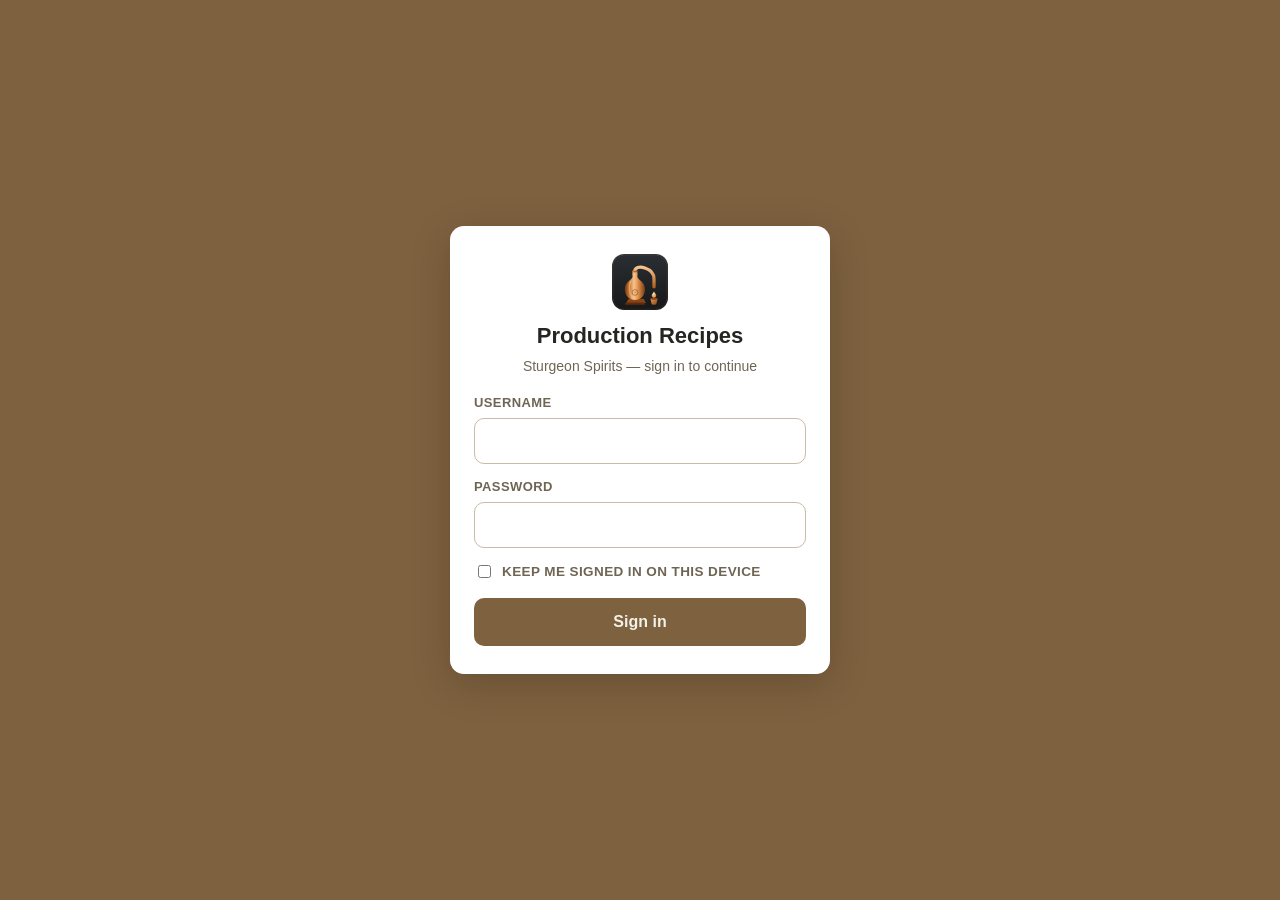
<file: index.html>
<!-- v1.22.0 (2026-08-23): Create product recipes from the list. Full history: CHANGELOG.md -->
<!DOCTYPE html>
<html lang="en">
<head>
<meta charset="UTF-8">
<title>Production Recipes — Sturgeon Spirits</title>
<meta name="viewport" content="width=device-width, initial-scale=1, viewport-fit=cover">
<meta name="theme-color" content="#7E613F">
<link rel="icon" type="image/svg+xml" href="icons/icon.svg">
<link rel="icon" type="image/png" sizes="32x32" href="icons/favicon-32.png">
<link rel="icon" type="image/png" sizes="16x16" href="icons/favicon-16.png">
<link rel="apple-touch-icon" sizes="180x180" href="icons/apple-touch-icon.png">
<link rel="manifest" href="icons/site.webmanifest">
<link rel="stylesheet" href="styles.css">
</head>
<body>
<header class="top">
  <h1>Production Recipes</h1>
  <a href="distilling.html" class="header-action" aria-label="Distilling recipes">Distilling &rarr;</a>
</header>
<main>
  <div id="demo-banner" class="demo-banner" style="display:none">
    Demo mode — read-only. Add your Apps Script URL to <code>js/config.js</code> to enable editing.
  </div>

  <div class="search-bar">
    <input type="text" id="search" placeholder="Search recipes…" autocomplete="off">
  </div>

  <div class="filters">
    <select id="category-filter"><option value="">All categories</option></select>
    <select id="ttb-filter">
      <option value="">All TTB statuses</option>
      <option value="has_formula">Has formula #</option>
      <option value="no_formula">Missing formula #</option>
      <option value="has_label">Has label/COLA #</option>
      <option value="detailed">Has ingredient detail</option>
    </select>
    <label class="alc-toggle" id="ingredients-toggle-label">
      <input type="checkbox" id="ingredients-toggle">
      <span class="dot"></span>
      With ingredients
    </label>
    <label class="alc-toggle" id="no-ingredients-toggle-label">
      <input type="checkbox" id="no-ingredients-toggle">
      <span class="dot"></span>
      Without ingredients
    </label>
    <button id="new-recipe">+ New recipe</button>
    <button class="secondary" id="export-all">Export CSV</button>
  </div>

  <div id="result-count" class="result-count"></div>

  <div id="recipe-rows" class="recipe-list">
    <div class="empty-state">Loading…</div>
  </div>
</main>
<!-- New recipe — name + category, then straight into the recipe editor.
     Reuses the .run-modal styles from the distilling run editor. -->
<div id="new-recipe-modal" class="run-modal" hidden>
  <div class="run-modal-card">
    <div class="run-modal-head">
      <h2>New recipe</h2>
      <button type="button" class="ghost" id="new-recipe-close" aria-label="Cancel">&times;</button>
    </div>
    <div class="run-modal-body">
      <div class="field">
        <label for="new-recipe-name">Recipe name</label>
        <input type="text" id="new-recipe-name" autocomplete="off" placeholder="e.g. Raspberry Infused Vodka">
      </div>
      <div class="field">
        <label for="new-recipe-category">Category</label>
        <input type="text" id="new-recipe-category" list="category-options" autocomplete="off" placeholder="Start typing, or pick one">
        <datalist id="category-options"></datalist>
      </div>
      <p class="hint">Pick an existing category so the recipe files in with the rest &mdash; Liqueur, Infused Gin, Vodka. Typing something new starts a new group, so watch the spelling.</p>
      <p id="new-recipe-error" class="hint" style="color:#b3261e" hidden></p>
    </div>
    <div class="run-modal-foot">
      <button type="button" class="secondary" id="new-recipe-cancel">Cancel</button>
      <button type="button" id="new-recipe-create">Create recipe</button>
    </div>
  </div>
</div>

<script src="js/config.js"></script>
<script src="js/auth.js"></script>
<script src="js/api.js"></script>
<script src="js/abv.js"></script>
<script src="js/export.js"></script>
<script src="js/app.js"></script>
</body>
</html>
</file>
<file: styles.css>
/* v1.20.0 (2026-08-09): Make-mode target batch row. Full history: CHANGELOG.md
 *
 * Sturgeon Spirits — mobile-first design system
 *
 * Palette from SturgeonSpirits_BrandGuide_051122_Final.pdf (Quill Creative
 * Studio, May 2022), "Colors & Usage":
 *
 *   BLACK   #242622  Pantone Black C  — primary text / illustrations on light
 *   BROWN   #7E613F  Pantone 7505 C   — primary text / illustrations on light
 *   CREAM   #F1F1E7                   — primary background; text on dark
 *   TAN     #C8BCA4  Pantone 7535 C   — primary background
 *   OLIVE   #87A67F  Pantone 7494 C   — background sparingly, or accent
 *   RUST    #96321F  Pantone 174 C    — accent, sparingly
 *
 * The guide names cream and tan as the backgrounds, black and brown as the
 * text colors, and olive and rust as accents to be used sparingly. That maps
 * cleanly onto this app: cream page, white cards, black body copy, brown for
 * chrome and secondary text, and the two accents reserved for status —
 * olive for pass, rust for fail — so they stay meaningful rather than
 * decorative.
 */
:root {
  --brand-black: #242622;
  --brand-brown: #7E613F;
  --brand-cream: #F1F1E7;
  --brand-tan: #C8BCA4;
  --brand-olive: #87A67F;
  --brand-rust: #96321F;

  --accent: var(--brand-brown);
  --accent-dark: #5d4830;         /* brown, darkened for pressed states */
  --accent-light: #e6ded1;        /* tan tint */
  --accent-lighter: #f3efe6;      /* cream/tan tint */
  --border: var(--brand-tan);
  --text: var(--brand-black);
  --muted: #6f6555;               /* brown, desaturated — passes AA on cream */
  --bg: var(--brand-cream);
  --card: #ffffff;
  --danger: var(--brand-rust);
  --ok: #4a6b43;                  /* olive, darkened to stay legible as text */
  --ok-light: var(--brand-olive);
  --temp: #8a5a2b;                /* brown-orange, distinct from rust */
  --radius: 14px;
  --shadow: 0 1px 3px rgba(36, 38, 34, 0.10);
}
* { box-sizing: border-box; }
html { -webkit-text-size-adjust: 100%; }
body {
  font-family: -apple-system, BlinkMacSystemFont, "Segoe UI", Roboto, Helvetica, Arial, sans-serif;
  color: var(--text);
  background: var(--bg);
  margin: 0;
  line-height: 1.45;
}

/* ---------- Header ---------- */
header.top {
  background: var(--accent);
  color: var(--brand-cream);
  padding: 14px 16px;
  padding-top: max(14px, env(safe-area-inset-top));
  display: flex;
  align-items: center;
  gap: 12px;
  position: sticky;
  top: 0;
  z-index: 50;
}
header.top h1 {
  font-size: 17px;
  margin: 0;
  font-weight: 650;
  overflow: hidden;
  text-overflow: ellipsis;
  white-space: nowrap;
  flex: 1;
}
header.top a.back {
  color: var(--brand-cream);
  text-decoration: none;
  font-size: 15px;
  display: flex;
  align-items: center;
  justify-content: center;
  min-width: 40px;
  min-height: 40px;
  margin: -8px 0 -8px -8px;
  border-radius: 10px;
}
header.top a.back:active { background: rgba(255,255,255,0.15); }

main {
  max-width: 1100px;
  margin: 0 auto;
  padding: 16px;
  padding-bottom: 40px;
}

.demo-banner {
  background: var(--accent-lighter);
  border: 1px solid var(--border);
  color: var(--temp);
  padding: 10px 14px;
  border-radius: 10px;
  margin-bottom: 14px;
  font-size: 13px;
}

/* ---------- Inputs & buttons ---------- */
input[type=text], input[type=number], select, textarea {
  font: inherit;
  font-size: 16px; /* prevents iOS zoom-on-focus */
  padding: 10px 12px;
  border: 1.5px solid var(--border);
  border-radius: 10px;
  background: #fff;
  color: var(--text);
  width: 100%;
  min-height: 44px;
}
input:focus, select:focus, textarea:focus {
  outline: none;
  border-color: var(--accent);
  box-shadow: 0 0 0 3px rgba(126, 97, 62, 0.18);
}
textarea { resize: vertical; }
label {
  font-size: 12px;
  font-weight: 600;
  color: var(--muted);
  display: block;
  margin-bottom: 5px;
  text-transform: uppercase;
  letter-spacing: 0.03em;
}
.field { margin-bottom: 14px; }

button {
  font: inherit;
  font-size: 15px;
  font-weight: 600;
  background: var(--accent);
  color: var(--brand-cream);
  border: none;
  padding: 10px 16px;
  min-height: 44px;
  border-radius: 10px;
  cursor: pointer;
  -webkit-tap-highlight-color: transparent;
}
button:active { background: var(--accent-dark); }
button.secondary {
  background: #fff;
  color: var(--accent);
  border: 1.5px solid var(--accent);
}
button.secondary:active { background: var(--accent-light); }
button.ghost {
  background: transparent;
  color: var(--muted);
  border: none;
  min-height: 40px;
}

/* ---------- List page ---------- */
.search-bar {
  position: sticky;
  top: calc(58px + env(safe-area-inset-top));
  z-index: 40;
  background: var(--bg);
  padding: 4px 0 10px;
  margin: -4px 0 4px;
}
.search-bar input { box-shadow: var(--shadow); }
.filters {
  display: flex;
  gap: 8px;
  overflow-x: auto;
  -webkit-overflow-scrolling: touch;
  padding-bottom: 10px;
  margin-bottom: 6px;
  scrollbar-width: none;
}
.filters::-webkit-scrollbar { display: none; }
.filters select {
  width: auto;
  flex-shrink: 0;
  min-height: 40px;
  padding: 8px 30px 8px 12px;
  font-size: 14px;
  border-radius: 999px;
  appearance: none;
  -webkit-appearance: none;
  background: #fff url("data:image/svg+xml,%3Csvg xmlns='http://www.w3.org/2000/svg' width='10' height='6' viewBox='0 0 10 6'%3E%3Cpath d='M1 1l4 4 4-4' stroke='%237E613F' stroke-width='1.6' fill='none' stroke-linecap='round'/%3E%3C/svg%3E") no-repeat right 12px center;
}
.filters button { flex-shrink: 0; min-height: 40px; font-size: 14px; border-radius: 999px; }
.result-count { color: var(--muted); font-size: 13px; margin: 2px 2px 10px; }

.recipe-list {
  display: grid;
  gap: 10px;
  grid-template-columns: 1fr;
}
@media (min-width: 700px)  { .recipe-list { grid-template-columns: 1fr 1fr; } }
@media (min-width: 1000px) { .recipe-list { grid-template-columns: 1fr 1fr 1fr; } }

a.recipe-card {
  display: block;
  background: var(--card);
  border: 1px solid var(--border);
  border-radius: var(--radius);
  padding: 14px 16px;
  text-decoration: none;
  color: var(--text);
  box-shadow: var(--shadow);
}
a.recipe-card:active { background: var(--accent-lighter); }
@media (hover: hover) {
  a.recipe-card:hover { border-color: var(--accent); }
}
.recipe-card .name {
  font-weight: 650;
  font-size: 16px;
  margin-bottom: 6px;
  display: flex;
  align-items: baseline;
  justify-content: space-between;
  gap: 8px;
}
.recipe-card .meta-row {
  display: flex;
  flex-wrap: wrap;
  gap: 6px;
  align-items: center;
}
.recipe-card .ttb-row {
  margin-top: 8px;
  font-size: 12.5px;
  color: var(--muted);
  display: flex;
  flex-wrap: wrap;
  gap: 4px 14px;
}

.category-pill {
  display: inline-block;
  background: var(--accent-light);
  color: var(--accent);
  border-radius: 999px;
  padding: 3px 10px;
  font-size: 12px;
  font-weight: 600;
  white-space: nowrap;
}
.abv-badge {
  display: inline-block;
  background: var(--accent);
  color: var(--brand-cream);
  border-radius: 8px;
  padding: 2px 8px;
  font-size: 12.5px;
  font-weight: 700;
  white-space: nowrap;
}
/* Second figure inside the badge — the calculated ABV shown next to the
   TTB-approved one when the two have drifted apart. */
.abv-badge .abv-tag {
  margin-left: 6px;
  padding-left: 6px;
  border-left: 1px solid rgba(255, 255, 255, 0.45);
  font-weight: 600;
  font-size: 11px;
  opacity: 0.9;
}
/* No approved figure on file — the number shown is only an estimate, so the
   badge is outlined rather than filled to keep it visually subordinate. */
.abv-badge.calc-only {
  background: transparent;
  color: var(--accent);
  border: 1.5px solid var(--accent);
}
.abv-badge.calc-only .abv-tag { border-left-color: rgba(0, 0, 0, 0.18); }

.tag-empty {
  font-size: 12px;
  color: var(--muted);
  font-style: italic;
}
.ttb-status.approved { color: var(--ok); font-weight: 600; }
.ttb-status.rejected, .ttb-status.needs-correction { color: var(--danger); font-weight: 600; }

.empty-state {
  text-align: center;
  color: var(--muted);
  padding: 48px 16px;
  font-size: 15px;
}

/* ---------- Cards / sections ---------- */
.card {
  background: var(--card);
  border: 1px solid var(--border);
  border-radius: var(--radius);
  padding: 16px;
  margin-bottom: 14px;
  box-shadow: var(--shadow);
}
.card h2 { margin: 0 0 12px; font-size: 17px; }
.grid-2 { display: grid; grid-template-columns: 1fr; gap: 0 20px; }
@media (min-width: 720px) { .grid-2 { grid-template-columns: 1fr 1fr; } }

/* Collapsible sections */
details.section {
  background: var(--card);
  border: 1px solid var(--border);
  border-radius: var(--radius);
  margin-bottom: 14px;
  box-shadow: var(--shadow);
}
details.section > summary {
  list-style: none;
  cursor: pointer;
  padding: 15px 16px;
  font-weight: 650;
  font-size: 16px;
  display: flex;
  align-items: center;
  justify-content: space-between;
  -webkit-tap-highlight-color: transparent;
}
details.section > summary::-webkit-details-marker { display: none; }
details.section > summary::after {
  content: "";
  width: 9px; height: 9px;
  border-right: 2px solid var(--muted);
  border-bottom: 2px solid var(--muted);
  transform: rotate(45deg);
  transition: transform 0.15s;
  flex-shrink: 0;
  margin-left: 10px;
}
details.section[open] > summary::after { transform: rotate(-135deg); margin-top: 6px; }
details.section > .section-body { padding: 0 16px 16px; }

/* ---------- ABV hero ---------- */
.abv-hero {
  display: flex;
  align-items: center;
  justify-content: space-between;
  gap: 16px;
  background: var(--accent);
  color: var(--brand-cream);
  border-radius: var(--radius);
  padding: 16px;
  margin-bottom: 14px;
}
.abv-hero .label { font-size: 12px; font-weight: 600; text-transform: uppercase; letter-spacing: 0.05em; opacity: 0.85; }
.abv-hero .value { font-size: 38px; font-weight: 750; line-height: 1.1; font-variant-numeric: tabular-nums; }
.abv-hero .batch {
  display: flex;
  gap: 8px;
  align-items: center;
  flex: 1;
  max-width: 260px;
}
.abv-hero .batch input {
  border: none;
  min-height: 44px;
  text-align: center;
  font-weight: 600;
}
.abv-warning { color: var(--temp); font-size: 13px; margin: -6px 0 12px; }
.abv-model-hint { color: var(--muted); font-size: 13px; margin: -6px 0 12px; }

/* ---------- Ingredient cards ---------- */
.ing-list { display: grid; gap: 10px; }
.ing-card {
  border: 1.5px solid var(--border);
  border-radius: 12px;
  padding: 12px;
  display: grid;
  grid-template-columns: 1fr 1fr 1fr auto;
  gap: 10px;
  align-items: end;
  background: var(--accent-lighter);
}
.ing-card .ing-name { grid-column: 1 / -1; display: flex; gap: 8px; align-items: center; }
.ing-card .ing-name input { font-weight: 600; }
.ing-card .mini label { margin-bottom: 3px; font-size: 11px; }
.ing-card input, .ing-card select { background: #fff; }
.btn-remove {
  background: transparent;
  border: none;
  color: var(--muted);
  font-size: 20px;
  min-width: 44px;
  min-height: 44px;
  padding: 0;
  border-radius: 10px;
  flex-shrink: 0;
}
.btn-remove:active { background: #f0dcd7; color: var(--danger); }

/* Alcohol toggle chip */
.alc-toggle {
  display: inline-flex;
  align-items: center;
  gap: 8px;
  min-height: 44px;
  padding: 0 14px;
  border-radius: 10px;
  border: 1.5px solid var(--border);
  background: #fff;
  font-size: 14px;
  font-weight: 600;
  color: var(--muted);
  cursor: pointer;
  user-select: none;
  -webkit-tap-highlight-color: transparent;
  text-transform: none;
  letter-spacing: 0;
  margin: 0;
}
.alc-toggle input { display: none; }
.alc-toggle .dot {
  width: 18px; height: 18px;
  border-radius: 50%;
  border: 2px solid var(--border);
  flex-shrink: 0;
}
.alc-toggle:has(input:checked) {
  border-color: var(--accent);
  color: var(--accent);
  background: var(--accent-light);
}
.alc-toggle:has(input:checked) .dot {
  border-color: var(--accent);
  background: var(--accent);
  box-shadow: inset 0 0 0 3px var(--accent-light);
}
.ing-abv-field.disabled { opacity: 0.35; pointer-events: none; }

.btn-add {
  width: 100%;
  background: #fff;
  color: var(--accent);
  border: 1.5px dashed var(--accent);
  margin-top: 12px;
}
.btn-add:active { background: var(--accent-light); }

/* ---------- Delete recipe ---------- */
.btn-danger {
  background: #fff;
  color: var(--danger);
  border: 1.5px solid var(--danger);
}
.btn-danger:active { background: var(--danger); color: var(--brand-cream); }
.danger-section > summary { color: var(--danger); }
.delete-confirm {
  margin-top: 12px;
  padding: 12px;
  border: 1.5px solid var(--danger);
  border-radius: 10px;
  background: #faeeea;
}
.delete-confirm-text { margin: 0 0 12px; font-size: 14px; }
.delete-confirm-actions { display: flex; gap: 8px; flex-wrap: wrap; }
.delete-confirm-actions button { flex: 1 1 auto; }

/* ---------- Scale tools ---------- */
.tool-row { display: flex; gap: 8px; align-items: flex-end; flex-wrap: wrap; }
.tool-row .grow { flex: 1 1 90px; }
.tool-row button { flex-shrink: 0; }
.hint { color: var(--muted); font-size: 13px; margin: 10px 0 0; }

/* Scale calculator preview (read-only — separate from the recipe itself) */
.scale-result {
  margin-top: 14px;
  border: 1.5px solid var(--border);
  border-radius: 10px;
  padding: 12px;
  background: var(--accent-light);
}
.scale-result-head {
  display: flex; justify-content: space-between; align-items: center;
  gap: 10px; margin-bottom: 6px;
}
#scale-factor-label { font-weight: 700; font-size: 14px; }
.scale-result-head .secondary { padding: 4px 12px; min-height: 0; }
.scaled-row {
  display: flex; justify-content: space-between; gap: 10px;
  padding: 6px 0; font-size: 14px;
  border-bottom: 1px dashed var(--border);
}
.scaled-row:last-child { border-bottom: none; }
.scaled-row .amt { font-weight: 600; white-space: nowrap; }
.scaled-row .was { font-weight: 400; color: var(--muted); font-size: 12px; }
.scale-apply-row { margin-top: 10px; }
.scale-apply-row button { width: 100%; }

/* Click-through field definitions (info tooltips) */
.info-btn {
  display: inline-flex; align-items: center; justify-content: center;
  width: 18px; height: 18px; margin-left: 5px; padding: 0;
  border: 1px solid var(--border); border-radius: 50%;
  background: #fff; color: var(--muted);
  font-size: 11px; font-weight: 700; line-height: 1; cursor: pointer;
  vertical-align: middle; flex-shrink: 0;
}
.info-btn:hover, .info-btn[aria-expanded="true"] { border-color: var(--accent); color: var(--accent); }
.stat-label .info-btn { border-color: rgba(255,255,255,0.5); background: transparent; color: inherit; }
.info-pop {
  position: fixed; z-index: 200; max-width: 300px;
  background: var(--text); color: var(--brand-cream);
  font-size: 13px; font-weight: 400; line-height: 1.4; text-transform: none; letter-spacing: normal;
  padding: 9px 12px; border-radius: 10px;
  box-shadow: 0 6px 24px rgba(0, 0, 0, 0.22);
}
.tool-divider {
  display: flex; align-items: center; gap: 10px;
  color: var(--muted); font-size: 12px; font-weight: 600;
  margin: 16px 0;
  text-transform: uppercase; letter-spacing: 0.05em;
}
.tool-divider::before, .tool-divider::after { content: ""; flex: 1; height: 1px; background: var(--border); }

/* ---------- Sticky action bar (detail page) ---------- */
.action-bar {
  position: fixed;
  left: 0; right: 0; bottom: 0;
  background: rgba(255,255,255,0.96);
  backdrop-filter: blur(8px);
  border-top: 1px solid var(--border);
  padding: 10px 16px;
  padding-bottom: max(10px, env(safe-area-inset-bottom));
  display: flex;
  gap: 10px;
  z-index: 60;
}
.action-bar .bar-inner {
  display: flex; gap: 10px; width: 100%;
  max-width: 1100px; margin: 0 auto;
}
.action-bar #save-btn { flex: 1; font-size: 16px; min-height: 48px; }
.export-menu { position: relative; }
.export-menu > summary {
  list-style: none;
  cursor: pointer;
  display: flex; align-items: center; justify-content: center;
  min-height: 48px; padding: 0 18px;
  border-radius: 10px;
  border: 1.5px solid var(--accent);
  color: var(--accent);
  font-weight: 600; font-size: 15px;
  background: #fff;
  -webkit-tap-highlight-color: transparent;
}
.export-menu > summary::-webkit-details-marker { display: none; }
.export-menu[open] > summary { background: var(--accent-light); }
.export-menu .menu {
  position: absolute;
  bottom: calc(100% + 8px);
  right: 0;
  background: #fff;
  border: 1px solid var(--border);
  border-radius: 12px;
  box-shadow: 0 6px 24px rgba(0,0,0,0.14);
  min-width: 170px;
  overflow: hidden;
}
.export-menu .menu button {
  display: block; width: 100%;
  background: none; color: var(--text);
  border: none; border-radius: 0;
  text-align: left; padding: 13px 16px;
  font-weight: 500;
}
.export-menu .menu button:active { background: var(--accent-light); }
.export-menu .menu button + button { border-top: 1px solid var(--border); }

body.has-action-bar main { padding-bottom: 96px; }

/* ---------- Misc ---------- */
.muted { color: var(--muted); font-size: 13px; }
.toast {
  position: fixed;
  bottom: calc(84px + env(safe-area-inset-bottom));
  left: 50%;
  transform: translateX(-50%);
  background: var(--accent-dark);
  color: var(--brand-cream);
  padding: 12px 20px;
  border-radius: 999px;
  box-shadow: 0 4px 16px rgba(0,0,0,0.25);
  font-size: 14px;
  font-weight: 600;
  z-index: 999;
  max-width: calc(100vw - 32px);
}

/* ---------- Header "Make" action button ---------- */
.header-action {
  background: rgba(255,255,255,0.16);
  color: var(--brand-cream);
  border: none;
  font-size: 14px;
  font-weight: 650;
  min-height: 40px;
  padding: 0 16px;
  border-radius: 999px;
  flex-shrink: 0;
  white-space: nowrap;
}
.header-action:active { background: rgba(255,255,255,0.28); }

/* ================= Make mode (production view) ================= */
.make-mode {
  position: fixed;
  inset: 0;
  z-index: 100;
  background: var(--bg);
  display: flex;
  flex-direction: column;
}
.make-mode[hidden] { display: none; }

.make-top {
  background: var(--accent);
  color: var(--brand-cream);
  display: flex;
  align-items: center;
  gap: 12px;
  padding: 16px 18px;
  padding-top: max(16px, env(safe-area-inset-top));
  flex-shrink: 0;
}
.make-top h1 {
  margin: 0;
  flex: 1;
  font-size: 22px;
  font-weight: 750;
  overflow: hidden;
  text-overflow: ellipsis;
  white-space: nowrap;
}
.make-done {
  background: #fff;
  color: var(--accent);
  font-weight: 700;
  font-size: 16px;
  min-height: 46px;
  padding: 0 22px;
  border-radius: 999px;
  flex-shrink: 0;
}
.make-done:active { background: var(--accent-light); }

.make-scroll {
  flex: 1;
  overflow-y: auto;
  -webkit-overflow-scrolling: touch;
  padding: 16px;
  padding-bottom: max(28px, env(safe-area-inset-bottom));
  max-width: 900px;
  width: 100%;
  margin: 0 auto;
}

/* Hero: ABV + batch */
.make-hero {
  display: flex;
  gap: 12px;
  margin-bottom: 14px;
}
.make-hero > div {
  flex: 1;
  background: var(--card);
  border: 1px solid var(--border);
  border-radius: var(--radius);
  padding: 14px 16px;
  box-shadow: var(--shadow);
}
.make-abv { background: var(--accent) !important; border-color: var(--accent) !important; color: var(--brand-cream); }
.make-hero-label {
  display: block;
  font-size: 13px;
  font-weight: 700;
  text-transform: uppercase;
  letter-spacing: 0.05em;
  opacity: 0.8;
  margin-bottom: 4px;
}
.make-hero-value {
  display: block;
  font-size: 34px;
  font-weight: 800;
  line-height: 1.05;
  font-variant-numeric: tabular-nums;
}

/* Scaler */
.make-scaler {
  display: flex;
  align-items: center;
  flex-wrap: wrap;
  gap: 10px;
  margin-bottom: 16px;
}
.make-scaler-label {
  font-size: 15px;
  font-weight: 700;
  color: var(--muted);
  text-transform: uppercase;
  letter-spacing: 0.04em;
}
.make-scaler-btns { display: flex; gap: 8px; }
.make-scaler-btns button {
  background: #fff;
  color: var(--accent);
  border: 1.5px solid var(--border);
  font-size: 17px;
  font-weight: 700;
  min-width: 58px;
  min-height: 50px;
  padding: 0 10px;
}
.make-scaler-btns button.active {
  background: var(--accent);
  color: var(--brand-cream);
  border-color: var(--accent);
}
.make-scaler #make-mult-input {
  max-width: 120px;
  min-height: 50px;
  font-size: 17px;
  font-weight: 700;
  text-align: center;
}

/* "Make this much" row: a target batch size that drives the same multiplier.
   Wider than the × field because it holds a real measurement. */
.make-target { margin-bottom: 6px; }
.make-target #make-target-size {
  max-width: 130px;
  min-height: 50px;
  font-size: 17px;
  font-weight: 700;
  text-align: center;
}
.make-target #make-target-unit {
  max-width: 100px;
  min-height: 50px;
  font-size: 17px;
  font-weight: 700;
  text-align: center;
}
.make-target.disabled { opacity: 0.55; }
.make-target-hint {
  margin: 0 0 16px;
  font-size: 13px;
  color: var(--muted);
}

/* Progress row */
.make-progress {
  display: flex;
  align-items: center;
  justify-content: space-between;
  gap: 12px;
  margin-bottom: 12px;
  font-size: 18px;
  font-weight: 700;
  color: var(--text);
}
.make-reset {
  background: #fff;
  color: var(--muted);
  border: 1.5px solid var(--border);
  font-size: 15px;
  min-height: 44px;
  padding: 0 18px;
}
.make-reset:active { background: var(--accent-light); }

/* Ingredient check-off list */
.make-ings {
  list-style: none;
  margin: 0 0 18px;
  padding: 0;
  display: grid;
  gap: 10px;
  counter-reset: makestep;
}
.make-ings li {
  display: flex;
  align-items: center;
  gap: 16px;
  background: var(--card);
  border: 2px solid var(--border);
  border-radius: 14px;
  padding: 16px 18px;
  cursor: pointer;
  -webkit-tap-highlight-color: transparent;
  transition: background 0.12s, border-color 0.12s, opacity 0.12s;
}
.make-ings li:active { background: var(--accent-lighter); }
.make-check {
  width: 32px;
  height: 32px;
  border-radius: 50%;
  border: 2.5px solid var(--border);
  flex-shrink: 0;
  display: flex;
  align-items: center;
  justify-content: center;
  color: var(--brand-cream);
  font-size: 20px;
  font-weight: 800;
}
.make-amount {
  flex-shrink: 0;
  min-width: 96px;
  font-size: 26px;
  font-weight: 800;
  color: var(--accent);
  font-variant-numeric: tabular-nums;
  line-height: 1.1;
}
.make-amount .make-unit {
  font-size: 15px;
  font-weight: 700;
  color: var(--muted);
  margin-left: 3px;
}
/* The recipe's own figure, kept alongside a converted amount so it can be
   cross-checked against the written recipe at a glance. */
/* Calculated vs label vs tested ABV, under the hero. */
.abv-reconcile {
  margin: -6px 0 14px;
  padding: 10px 14px;
  border-radius: 12px;
  border: 1.5px solid var(--border);
  background: var(--card);
}
.abv-reconcile .rec-row {
  display: flex;
  flex-wrap: wrap;
  gap: 6px 18px;
  font-size: 14px;
  color: var(--muted);
}
.abv-reconcile .rec-item b {
  color: var(--text);
  font-size: 16px;
  margin-left: 4px;
  font-variant-numeric: tabular-nums;
}
.abv-reconcile .rec-verdict {
  margin-top: 7px;
  font-size: 13px;
  line-height: 1.45;
}
.abv-reconcile.ok    { border-color: var(--brand-olive); }
.abv-reconcile.ok    .rec-verdict { color: var(--ok); }
.abv-reconcile.warn  { border-color: var(--brand-tan); background: #f7f2e6; }
.abv-reconcile.warn  .rec-verdict { color: var(--temp); }
.abv-reconcile.bad   { border-color: var(--brand-rust); background: #faeeea; }
.abv-reconcile.bad   .rec-verdict { color: var(--danger); font-weight: 600; }
.tool-inline-row { margin: 0 0 12px; }

.make-orig {
  display: block;
  font-size: 13px;
  font-weight: 600;
  color: var(--muted);
  letter-spacing: 0.01em;
  margin-top: 2px;
}
/* Unit switcher sits under the scale row; smaller buttons since the labels
   are words rather than "2×". */
.make-units { margin-bottom: 6px; }
.make-units .make-scaler-btns button {
  font-size: 15px;
  min-width: 0;
  padding: 0 14px;
}
.make-units-hint {
  margin: 0 0 16px;
  font-size: 13px;
  color: var(--muted);
}
.make-ing-name {
  flex: 1;
  font-size: 21px;
  font-weight: 650;
  line-height: 1.2;
}
.make-alc-tag {
  display: inline-block;
  margin-left: 8px;
  background: var(--accent-light);
  color: var(--accent);
  font-size: 12px;
  font-weight: 700;
  padding: 2px 8px;
  border-radius: 999px;
  vertical-align: middle;
}
/* Checked state */
.make-ings li.done {
  border-color: var(--accent);
  background: var(--accent-lighter);
  opacity: 0.62;
}
.make-ings li.done .make-check {
  background: var(--accent);
  border-color: var(--accent);
}
.make-ings li.done .make-ing-name {
  text-decoration: line-through;
  text-decoration-thickness: 2px;
  color: var(--muted);
}
.make-ings li.done .make-amount { color: var(--muted); }

/* Notes */
.make-notes {
  background: var(--accent-lighter);
  border: 1px solid var(--border);
  border-radius: var(--radius);
  padding: 16px 18px;
}
.make-notes-label {
  font-size: 13px;
  font-weight: 700;
  text-transform: uppercase;
  letter-spacing: 0.05em;
  color: var(--temp);
  margin-bottom: 6px;
}
#make-notes-text {
  font-size: 18px;
  line-height: 1.5;
  white-space: pre-wrap;
}

/* ================= Distilling module ================= */
/* Stat hero (calculated summary) */
.stat-hero {
  display: grid;
  grid-template-columns: repeat(3, 1fr);
  gap: 10px;
  margin-bottom: 14px;
}
.stat-hero .stat {
  background: var(--accent);
  color: var(--brand-cream);
  border-radius: var(--radius);
  padding: 14px 12px;
  text-align: center;
  box-shadow: var(--shadow);
}
.stat-hero .stat-label {
  font-size: 11px;
  font-weight: 700;
  text-transform: uppercase;
  letter-spacing: 0.05em;
  opacity: 0.85;
}
.stat-hero .stat-value {
  font-size: 26px;
  font-weight: 800;
  line-height: 1.15;
  font-variant-numeric: tabular-nums;
  margin: 2px 0;
}
.stat-hero .stat-sub { font-size: 11px; opacity: 0.7; }

/* Component card: give it a wider grid than plain ingredients */
.comp-card {
  grid-template-columns: 1fr 1fr 1fr;
}
.comp-card .comp-notes { grid-column: 1 / -1; }
.comp-card select {
  background: #fff;
  min-height: 44px;
}
@media (max-width: 520px) {
  .comp-card { grid-template-columns: 1fr 1fr; }
}

/* Runs card */
.runs-card .runs-head {
  display: flex;
  align-items: center;
  justify-content: space-between;
  gap: 10px;
  margin-bottom: 10px;
}
.runs-card .runs-head h2 { margin: 0; font-size: 17px; }
.runs-card .runs-head button { min-height: 40px; }

.run-item {
  border: 1.5px solid var(--border);
  border-radius: 12px;
  padding: 12px 14px;
  margin-bottom: 10px;
  background: var(--accent-lighter);
}
.run-item-head {
  display: flex;
  align-items: center;
  justify-content: space-between;
  gap: 8px;
  margin-bottom: 8px;
}
.run-date { font-weight: 700; font-size: 15px; }
.run-actions { display: flex; gap: 2px; flex-shrink: 0; }
.run-actions .ghost { min-height: 36px; padding: 0 10px; font-size: 13px; }
.run-del { color: var(--danger) !important; }

.run-stats {
  display: flex;
  flex-wrap: wrap;
  gap: 8px 18px;
}
.run-stat { display: flex; flex-direction: column; }
.run-stat-label {
  font-size: 10.5px;
  font-weight: 700;
  text-transform: uppercase;
  letter-spacing: 0.04em;
  color: var(--muted);
}
.run-stat-val { font-size: 15px; font-weight: 700; font-variant-numeric: tabular-nums; }
.run-barrel { display: block; margin-top: 8px; font-size: 13px; font-weight: 600; color: var(--accent); }
.run-note {
  margin-top: 8px;
  font-size: 13.5px;
  color: var(--text);
  white-space: pre-wrap;
  border-top: 1px solid var(--border);
  padding-top: 8px;
}

/* Run editor modal */
.run-modal {
  position: fixed;
  inset: 0;
  z-index: 120;
  background: rgba(31, 36, 31, 0.5);
  display: flex;
  align-items: flex-end;
  justify-content: center;
}
.run-modal[hidden] { display: none; }
.run-modal-card {
  background: var(--bg);
  width: 100%;
  max-width: 720px;
  max-height: 92vh;
  border-radius: 18px 18px 0 0;
  display: flex;
  flex-direction: column;
  overflow: hidden;
}
@media (min-width: 720px) {
  .run-modal { align-items: center; }
  .run-modal-card { border-radius: 18px; max-height: 88vh; }
}
.run-modal-head, .run-modal-foot {
  display: flex;
  align-items: center;
  gap: 10px;
  padding: 14px 16px;
  padding-top: max(14px, env(safe-area-inset-top));
  background: var(--accent);
  color: var(--brand-cream);
  flex-shrink: 0;
}
.run-modal-head h2 { margin: 0; flex: 1; font-size: 18px; }
.run-modal-head .ghost { color: var(--brand-cream); font-size: 20px; min-width: 40px; }
.run-modal-foot {
  background: rgba(255,255,255,0.96);
  border-top: 1px solid var(--border);
  padding-bottom: max(14px, env(safe-area-inset-bottom));
}
.run-modal-foot button { flex: 1; min-height: 48px; font-size: 16px; }
.run-modal-body {
  overflow-y: auto;
  -webkit-overflow-scrolling: touch;
  padding: 16px;
}
.run-subhead {
  font-size: 13px;
  font-weight: 700;
  text-transform: uppercase;
  letter-spacing: 0.05em;
  color: var(--accent);
  margin: 6px 0 10px;
  padding-top: 8px;
  border-top: 1px solid var(--border);
}
.run-modal-body .run-subhead:first-child { border-top: none; padding-top: 0; }
.run-calc {
  display: flex;
  flex-wrap: wrap;
  gap: 10px 18px;
  background: var(--accent-light);
  border-radius: 12px;
  padding: 12px 14px;
  margin: 4px 0 8px;
}

.run-predicted {
  background: var(--accent-light);
  border-radius: 10px;
  padding: 9px 12px;
  margin: 2px 0 10px;
  font-size: 0.85rem;
  color: var(--text);
}
.run-predicted strong { color: var(--accent); }

/* Suggested cuts panel (run modal) */
.cut-suggest {
  background: var(--accent-light);
  border-left: 3px solid var(--accent);
  border-radius: 8px;
  padding: 10px 14px;
  margin: 2px 0 12px;
  font-size: 0.85rem;
}
.cut-suggest-head {
  font-size: 0.72rem; text-transform: uppercase; letter-spacing: 0.04em;
  color: var(--accent); font-weight: 700; margin-bottom: 6px;
}
.cut-suggest-list { margin: 0; padding-left: 18px; }
.cut-suggest-list li { margin: 3px 0; line-height: 1.4; }
.cut-suggest-list strong { color: var(--text); }
.cut-suggest-laa { margin-top: 6px; font-weight: 600; color: var(--accent-dark); }
.cut-suggest-note { margin-top: 6px; font-size: 0.78rem; color: var(--muted); font-style: italic; }

/* Fermentation gravity log (run modal) — labeled component-card layout so each
   reading is readable on a phone (Date/Time header, then Gravity/Temp/pH/Notes). */
.readings-list { display: grid; gap: 10px; margin-bottom: 10px; }
.reading-card .reading-when { align-items: flex-end; }
.reading-card .reading-when .mini { flex: 1 1 auto; margin: 0; }

/* Run additions / tweaks (run modal) — reuses the component-card layout so the
   fields stay labeled and reflow cleanly on a phone instead of piling up. */
.additions-list { display: grid; gap: 10px; margin-bottom: 10px; }

/* Additions summary chips on run cards */
.run-additions {
  display: flex; flex-wrap: wrap; align-items: center; gap: 6px;
  margin-top: 8px;
}
.run-additions-label {
  font-size: 0.72rem; text-transform: uppercase; letter-spacing: 0.04em;
  color: var(--muted); margin-right: 2px;
}
.add-chip {
  display: inline-block; padding: 2px 8px; border-radius: 999px;
  background: var(--chip-bg, rgba(126, 97, 62, 0.10));
  color: var(--accent); font-size: 0.8rem; white-space: nowrap;
}

/* Compare runs table */
.compare-controls {
  display: flex; align-items: center; gap: 8px; margin-bottom: 10px; flex-wrap: wrap;
}
.compare-controls label { font-size: 0.85rem; color: var(--muted); }
.compare-controls select { min-height: 40px; padding: 6px 10px; }
.compare-scroll { overflow-x: auto; -webkit-overflow-scrolling: touch; }
.compare-table { width: 100%; border-collapse: collapse; font-size: 0.85rem; }
.compare-table th, .compare-table td {
  padding: 8px 10px; text-align: left; white-space: nowrap;
  border-bottom: 1px solid var(--border); vertical-align: top;
}
.compare-table th {
  font-size: 0.72rem; text-transform: uppercase; letter-spacing: 0.04em;
  color: var(--muted); font-weight: 600;
}
.compare-table td.c-date { font-weight: 600; }
.compare-table td.c-tweaks { white-space: normal; min-width: 180px; }
.compare-table td.c-tweaks .add-chip { margin: 0 4px 4px 0; }
.compare-table tbody tr.row-match td { background: var(--chip-bg, rgba(126, 97, 62, 0.10)); }
.compare-table tbody tr.row-dim { opacity: 0.4; }

.reading-btns { display: flex; gap: 8px; flex-wrap: wrap; }
.reading-btns .btn-add { width: auto; flex: 1 1 auto; margin-top: 0; }
.reading-btns #import-tilt { flex-shrink: 0; min-height: 44px; }
.tilt-gsheet { display: flex; gap: 8px; margin-top: 8px; flex-wrap: wrap; }
.tilt-gsheet input { flex: 1 1 180px; min-height: 44px; }
.tilt-gsheet #import-gsheet { flex-shrink: 0; min-height: 44px; }
.tilt-status {
  font-size: 13px;
  font-weight: 600;
  margin: 8px 0 0;
  padding: 8px 12px;
  border-radius: 10px;
}
.tilt-status.ok { background: #e6ede4; color: var(--ok); }
.tilt-status.err { background: #faeeea; color: var(--danger); }

.gravity-chart {
  background: var(--accent-light);
  border-radius: 12px;
  padding: 10px 12px;
  margin: 4px 0 8px;
  color: var(--accent);
}
.gravity-chart .spark { display: block; width: 100%; height: auto; }
.chart-caption {
  font-size: 12.5px;
  font-weight: 600;
  color: var(--accent);
  margin-top: 4px;
  text-align: center;
}
.chart-legend {
  display: flex;
  justify-content: center;
  gap: 16px;
  margin-bottom: 2px;
}
.chart-legend .lg {
  font-size: 11.5px;
  font-weight: 700;
  display: inline-flex;
  align-items: center;
  gap: 5px;
}
.chart-legend .lg::before {
  content: "";
  width: 14px;
  height: 3px;
  border-radius: 2px;
  display: inline-block;
}
.chart-legend .lg-sg { color: var(--accent); }
.chart-legend .lg-sg::before { background: var(--accent); }
.chart-legend .lg-temp { color: var(--temp); }
.chart-legend .lg-temp::before { background: var(--temp); }

/* Fermentation summary on run cards */
.run-ferment {
  display: flex;
  align-items: center;
  gap: 10px;
  margin-top: 8px;
  color: var(--accent);
}
.run-ferment .spark-wrap { flex-shrink: 0; line-height: 0; }
.run-ferment .spark { display: block; }
.run-ferment-txt { font-size: 12.5px; font-weight: 600; }

@media print {
  header.top, .search-bar, .filters, .action-bar, .no-print, button, details.section { display: none !important; }
  body { background: #fff; }
  .card { box-shadow: none; border: none; padding: 0; }
}

/* ---------- Auth: sign-out control in header ---------- */
.auth-control {
  margin-left: auto;
  display: flex;
  align-items: center;
  gap: 8px;
  flex-shrink: 0;
}
.auth-user { font-size: 13px; opacity: 0.9; max-width: 120px; overflow: hidden; text-overflow: ellipsis; white-space: nowrap; }
.auth-signout {
  background: rgba(255, 255, 255, 0.16);
  color: var(--brand-cream);
  border: 1px solid rgba(255, 255, 255, 0.35);
  border-radius: 8px;
  padding: 6px 10px;
  font-size: 13px;
  font-weight: 600;
  min-height: 34px;
  cursor: pointer;
}
.auth-signout:hover { background: rgba(255, 255, 255, 0.26); }

/* ---------- Login page ---------- */
.login-body { background: var(--accent); min-height: 100vh; margin: 0; }
.login-wrap {
  min-height: 100vh;
  display: flex;
  align-items: center;
  justify-content: center;
  padding: 24px 16px;
  padding-top: max(24px, env(safe-area-inset-top));
}
.login-card {
  background: var(--card);
  border-radius: var(--radius);
  box-shadow: 0 10px 40px rgba(0, 0, 0, 0.18);
  padding: 28px 24px;
  width: 100%;
  max-width: 380px;
  text-align: center;
}
.login-logo { display: block; margin: 0 auto 10px; }
.login-card h1 { font-size: 22px; margin: 0 0 4px; color: var(--text); }
.login-sub { color: var(--muted); margin: 0 0 18px; font-size: 14px; }
.login-card .field { text-align: left; margin-bottom: 14px; }
.login-card .field label {
  display: block; font-size: 13px; font-weight: 600; color: var(--muted); margin-bottom: 5px;
}
.login-card .field input {
  width: 100%; min-height: 46px; padding: 10px 12px;
  border: 1px solid var(--border); border-radius: 10px; font-size: 16px; background: #fff;
}
.login-card .field input:focus { outline: 2px solid var(--accent); outline-offset: 0; border-color: var(--accent); }
.login-remember {
  display: flex; align-items: center; gap: 8px; justify-content: flex-start;
  font-size: 13.5px; color: var(--muted); margin-bottom: 16px; cursor: pointer;
}
.login-error {
  background: #faeeea; color: var(--danger); border-radius: 10px;
  padding: 9px 12px; font-size: 13.5px; font-weight: 600; margin-bottom: 14px; text-align: left;
}
.login-card button[type="submit"] {
  width: 100%; min-height: 48px; border: none; border-radius: 10px;
  background: var(--accent); color: var(--brand-cream); font-size: 16px; font-weight: 650; cursor: pointer;
}
.login-card button[type="submit"]:hover { background: var(--accent-dark); }
.login-card button[type="submit"]:disabled { opacity: 0.6; cursor: default; }

/* ===== Ferments (v1.21.0) =====
   A wash is its own record now, so it needs its own card, status chip and the
   read-only summary the run editor shows for the ferment it's distilling.
   Everything else reuses the run-item / compare-table styles above. */
.ferments-card { margin-bottom: 14px; }

.ferment-item .run-date { display: flex; align-items: center; flex-wrap: wrap; gap: 6px; }

.ferment-status {
  display: inline-block;
  font-size: 0.68rem;
  text-transform: uppercase;
  letter-spacing: 0.05em;
  font-weight: 600;
  padding: 2px 7px;
  border-radius: 999px;
  border: 1px solid var(--border);
  color: var(--muted);
  background: var(--accent-lighter);
  white-space: nowrap;
}
/* Fermenting is the one that means "something is happening right now". */
.ferment-status.status-fermenting { color: #fff; background: var(--ok); border-color: var(--ok); }
.ferment-status.status-finished { color: var(--accent); background: var(--accent-light); border-color: var(--accent-light); }
.ferment-status.status-distilled { color: var(--muted); background: var(--accent-lighter); }
.ferment-status.status-dumped { color: var(--danger); background: #fff; border-color: var(--danger); }

.ferment-legacy { font-size: 0.78rem; font-style: italic; }

.ferment-runs {
  margin-top: 8px;
  font-size: 0.82rem;
  color: var(--muted);
}

/* Read-only recap of the linked ferment, inside the run editor. */
.ferment-summary {
  background: var(--accent-lighter);
  border: 1px solid var(--border);
  border-radius: 10px;
  padding: 9px 12px;
  margin: 2px 0 10px;
  font-size: 0.85rem;
  color: var(--text);
}
.ferment-summary strong { color: var(--accent); }

/* Which wash a run came from, on the run card. */
.run-from-ferment {
  margin-top: 8px;
  font-size: 0.82rem;
  color: var(--accent);
}
.run-from-ferment.muted { color: var(--muted); font-style: italic; }

/* A figure we're declining to use — a wash ABV the gravities contradict. */
.run-predicted.warn {
  background: #fff;
  border: 1px solid var(--danger);
}
.run-predicted.warn strong { color: var(--danger); }

.ferment-warn {
  margin-top: 8px;
  font-size: 0.82rem;
  color: var(--danger);
}
</file>
